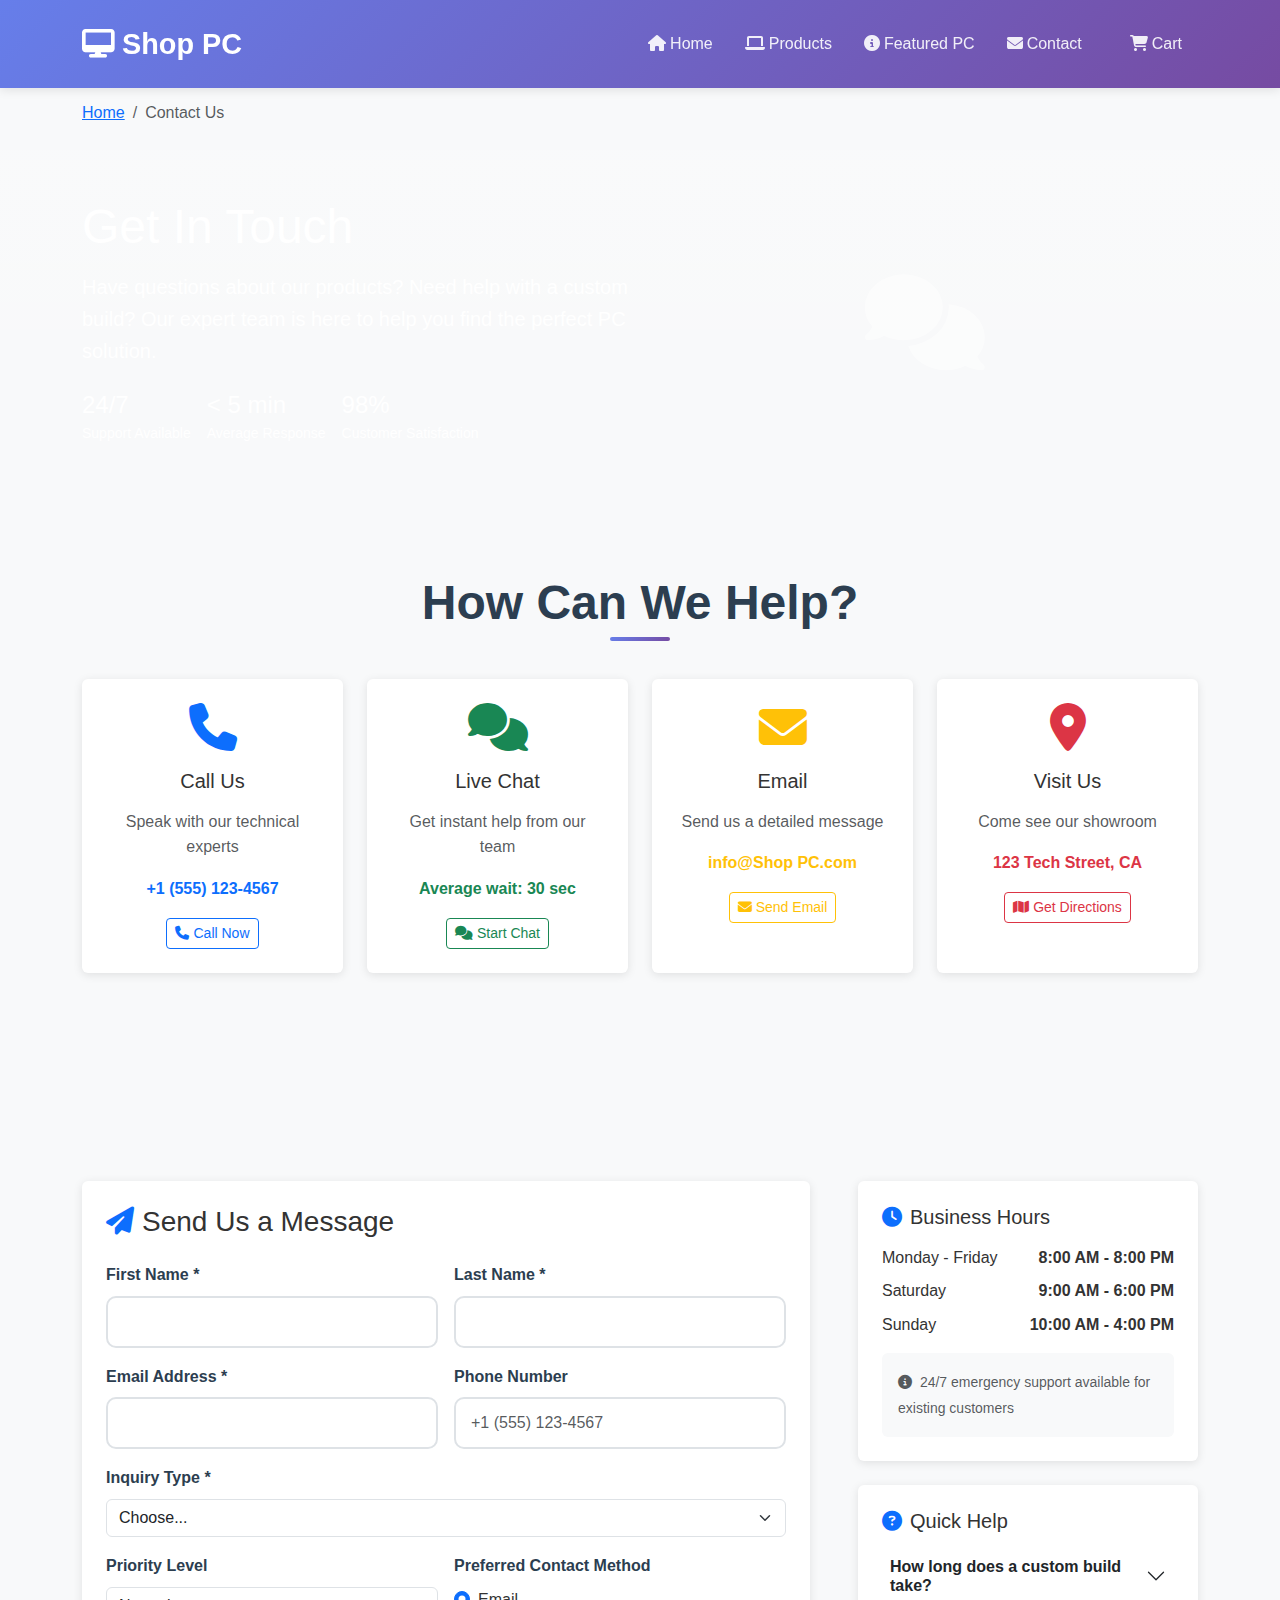
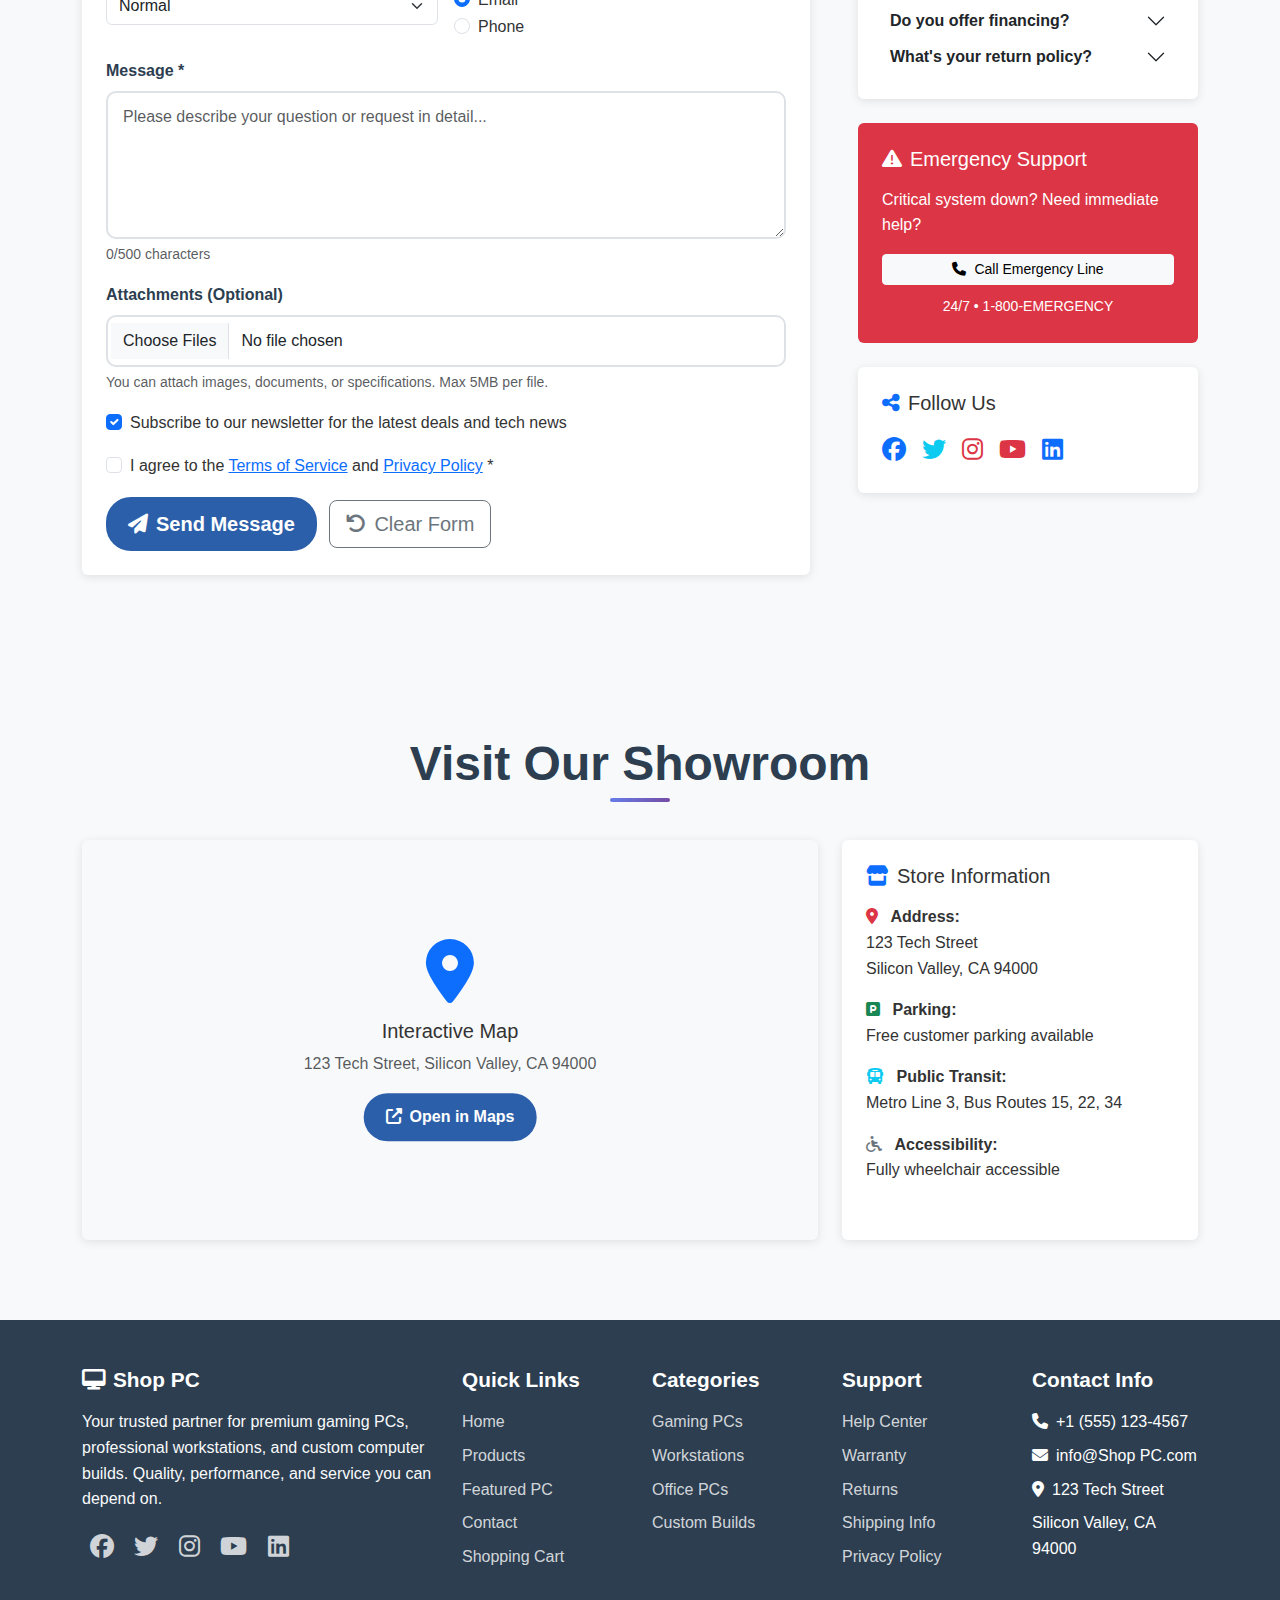
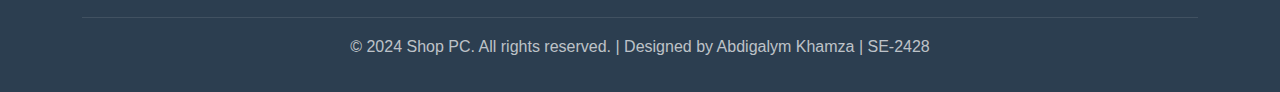
<file: contact.html>
<!DOCTYPE html>
<html lang="en">
<head>
    <meta charset="UTF-8">
    <meta name="viewport" content="width=device-width, initial-scale=1.0">
    <title>Contact Us - Shop PC</title>
    <meta name="description" content="Get in touch with Shop PC. Contact us for custom builds, support, or any questions about our products and services.">
    
    <!-- Bootstrap CSS -->
    <link href="https://cdn.jsdelivr.net/npm/bootstrap@5.3.2/dist/css/bootstrap.min.css" rel="stylesheet">
    <!-- Font Awesome Icons -->
    <link rel="stylesheet" href="https://cdnjs.cloudflare.com/ajax/libs/font-awesome/6.4.0/css/all.min.css">
    <!-- Custom CSS -->
    <link rel="stylesheet" href="css/style.css">
</head>
<body>
    <!-- Navigation Header -->
    <nav class="navbar navbar-expand-lg navbar-dark fixed-top">
        <div class="container">
            <a class="navbar-brand" href="index.html">
                <i class="fas fa-desktop me-2"></i>Shop PC
            </a>
            <button class="navbar-toggler" type="button" data-bs-toggle="collapse" data-bs-target="#navbarNav" aria-controls="navbarNav" aria-expanded="false" aria-label="Toggle navigation">
                <span class="navbar-toggler-icon"></span>
            </button>
            <div class="collapse navbar-collapse" id="navbarNav">
                <ul class="navbar-nav ms-auto">
                    <li class="nav-item">
                        <a class="nav-link" href="index.html">
                            <i class="fas fa-home me-1"></i>Home
                        </a>
                    </li>
                    <li class="nav-item">
                        <a class="nav-link" href="products.html">
                            <i class="fas fa-laptop me-1"></i>Products
                        </a>
                    </li>
                    <li class="nav-item">
                        <a class="nav-link" href="product-details.html">
                            <i class="fas fa-info-circle me-1"></i>Featured PC
                        </a>
                    </li>
                    <li class="nav-item">
                        <a class="nav-link active" href="contact.html">
                            <i class="fas fa-envelope me-1"></i>Contact
                        </a>
                    </li>
                    <li class="nav-item cart-icon">
                        <a class="nav-link" href="cart.html">
                            <i class="fas fa-shopping-cart me-1"></i>Cart
                            <span class="cart-count" id="cartCount">0</span>
                        </a>
                    </li>
                </ul>
            </div>
        </div>
    </nav>

    <!-- Breadcrumb -->
    <section class="bg-light py-4" style="margin-top: 76px;">
        <div class="container">
            <nav aria-label="breadcrumb">
                <ol class="breadcrumb mb-0">
                    <li class="breadcrumb-item"><a href="index.html">Home</a></li>
                    <li class="breadcrumb-item active" aria-current="page">Contact Us</li>
                </ol>
            </nav>
        </div>
    </section>

    <!-- Contact Hero Section -->
    <section class="bg-gradient text-white py-5">
        <div class="container">
            <div class="row align-items-center">
                <div class="col-lg-6">
                    <h1 class="display-5 mb-3">Get In Touch</h1>
                    <p class="lead mb-4">
                        Have questions about our products? Need help with a custom build? 
                        Our expert team is here to help you find the perfect PC solution.
                    </p>
                    <div class="d-flex gap-3">
                        <div class="contact-stat">
                            <h4 class="mb-0">24/7</h4>
                            <small>Support Available</small>
                        </div>
                        <div class="contact-stat">
                            <h4 class="mb-0">< 5 min</h4>
                            <small>Average Response</small>
                        </div>
                        <div class="contact-stat">
                            <h4 class="mb-0">98%</h4>
                            <small>Customer Satisfaction</small>
                        </div>
                    </div>
                </div>
                <div class="col-lg-6 text-center">
                    <i class="fas fa-comments fa-6x opacity-50"></i>
                </div>
            </div>
        </div>
    </section>

    <!-- Contact Methods Section -->
    <section class="section">
        <div class="container">
            <h2 class="section-title">How Can We Help?</h2>
            <div class="row g-4 mb-5">
                <div class="col-lg-3 col-md-6">
                    <div class="contact-method text-center p-4 h-100 bg-white shadow-custom rounded">
                        <div class="contact-icon mb-3">
                            <i class="fas fa-phone fa-3x text-primary"></i>
                        </div>
                        <h5 class="mb-3">Call Us</h5>
                        <p class="text-muted mb-3">Speak with our technical experts</p>
                        <strong class="text-primary">+1 (555) 123-4567</strong>
                        <div class="mt-3">
                            <button class="btn btn-outline-primary btn-sm" onclick="callUs()">
                                <i class="fas fa-phone me-1"></i>Call Now
                            </button>
                        </div>
                    </div>
                </div>
                
                <div class="col-lg-3 col-md-6">
                    <div class="contact-method text-center p-4 h-100 bg-white shadow-custom rounded">
                        <div class="contact-icon mb-3">
                            <i class="fas fa-comments fa-3x text-success"></i>
                        </div>
                        <h5 class="mb-3">Live Chat</h5>
                        <p class="text-muted mb-3">Get instant help from our team</p>
                        <strong class="text-success">Average wait: 30 sec</strong>
                        <div class="mt-3">
                            <button class="btn btn-outline-success btn-sm" onclick="startLiveChat()">
                                <i class="fas fa-comments me-1"></i>Start Chat
                            </button>
                        </div>
                    </div>
                </div>
                
                <div class="col-lg-3 col-md-6">
                    <div class="contact-method text-center p-4 h-100 bg-white shadow-custom rounded">
                        <div class="contact-icon mb-3">
                            <i class="fas fa-envelope fa-3x text-warning"></i>
                        </div>
                        <h5 class="mb-3">Email</h5>
                        <p class="text-muted mb-3">Send us a detailed message</p>
                        <strong class="text-warning">info@Shop PC.com</strong>
                        <div class="mt-3">
                            <button class="btn btn-outline-warning btn-sm" onclick="scrollToContact()">
                                <i class="fas fa-envelope me-1"></i>Send Email
                            </button>
                        </div>
                    </div>
                </div>
                
                <div class="col-lg-3 col-md-6">
                    <div class="contact-method text-center p-4 h-100 bg-white shadow-custom rounded">
                        <div class="contact-icon mb-3">
                            <i class="fas fa-map-marker-alt fa-3x text-danger"></i>
                        </div>
                        <h5 class="mb-3">Visit Us</h5>
                        <p class="text-muted mb-3">Come see our showroom</p>
                        <strong class="text-danger">123 Tech Street, CA</strong>
                        <div class="mt-3">
                            <button class="btn btn-outline-danger btn-sm" onclick="openMap()">
                                <i class="fas fa-map me-1"></i>Get Directions
                            </button>
                        </div>
                    </div>
                </div>
            </div>
        </div>
    </section>

    <!-- Contact Form and Information -->
    <section class="section section-alt" id="contactForm">
        <div class="container">
            <div class="row g-5">
                <!-- Contact Form -->
                <div class="col-lg-8">
                    <div class="contact-form-container p-4 bg-white shadow-custom rounded">
                        <h3 class="mb-4">
                            <i class="fas fa-paper-plane me-2 text-primary"></i>Send Us a Message
                        </h3>
                        
                        <form id="contactForm" novalidate>
                            <div class="row g-3">
                                <!-- Name Fields -->
                                <div class="col-md-6">
                                    <label for="firstName" class="form-label">First Name *</label>
                                    <input type="text" class="form-control" id="firstName" required>
                                    <div class="invalid-feedback">Please provide your first name.</div>
                                    <div class="valid-feedback">Looks good!</div>
                                </div>
                                
                                <div class="col-md-6">
                                    <label for="lastName" class="form-label">Last Name *</label>
                                    <input type="text" class="form-control" id="lastName" required>
                                    <div class="invalid-feedback">Please provide your last name.</div>
                                    <div class="valid-feedback">Looks good!</div>
                                </div>

                                <!-- Contact Information -->
                                <div class="col-md-6">
                                    <label for="email" class="form-label">Email Address *</label>
                                    <input type="email" class="form-control" id="email" required>
                                    <div class="invalid-feedback">Please provide a valid email address.</div>
                                    <div class="valid-feedback">Looks good!</div>
                                </div>
                                
                                <div class="col-md-6">
                                    <label for="phone" class="form-label">Phone Number</label>
                                    <input type="tel" class="form-control" id="phone" placeholder="+1 (555) 123-4567">
                                    <div class="invalid-feedback">Please provide a valid phone number.</div>
                                    <div class="valid-feedback">Looks good!</div>
                                </div>

                                <!-- Inquiry Type -->
                                <div class="col-12">
                                    <label for="inquiryType" class="form-label">Inquiry Type *</label>
                                    <select class="form-select" id="inquiryType" required onchange="toggleCustomBuildFields()">
                                        <option value="">Choose...</option>
                                        <option value="general">General Question</option>
                                        <option value="support">Technical Support</option>
                                        <option value="custom">Custom Build Quote</option>
                                        <option value="warranty">Warranty Claim</option>
                                        <option value="partnership">Business Partnership</option>
                                        <option value="other">Other</option>
                                    </select>
                                    <div class="invalid-feedback">Please select an inquiry type.</div>
                                    <div class="valid-feedback">Perfect!</div>
                                </div>

                                <!-- Custom Build Fields (Hidden by default) -->
                                <div id="customBuildFields" style="display: none;">
                                    <div class="col-12">
                                        <h6 class="text-primary mt-3 mb-3">
                                            <i class="fas fa-cog me-2"></i>Custom Build Requirements
                                        </h6>
                                    </div>
                                    
                                    <div class="col-md-6">
                                        <label for="budget" class="form-label">Budget Range</label>
                                        <select class="form-select" id="budget">
                                            <option value="">Select budget...</option>
                                            <option value="under-1000">Under $1,000</option>
                                            <option value="1000-2000">$1,000 - $2,000</option>
                                            <option value="2000-3000">$2,000 - $3,000</option>
                                            <option value="3000-5000">$3,000 - $5,000</option>
                                            <option value="over-5000">Over $5,000</option>
                                        </select>
                                    </div>
                                    
                                    <div class="col-md-6">
                                        <label for="useCase" class="form-label">Primary Use</label>
                                        <select class="form-select" id="useCase">
                                            <option value="">Select use case...</option>
                                            <option value="gaming">Gaming</option>
                                            <option value="workstation">Professional Workstation</option>
                                            <option value="office">Office Work</option>
                                            <option value="streaming">Content Creation/Streaming</option>
                                            <option value="ai">AI/Machine Learning</option>
                                        </select>
                                    </div>
                                    
                                    <div class="col-12">
                                        <label for="specifications" class="form-label">Specific Requirements</label>
                                        <textarea class="form-control" id="specifications" rows="3" 
                                                placeholder="Describe any specific hardware requirements, preferred brands, or performance needs..."></textarea>
                                    </div>
                                </div>

                                <!-- Priority Level -->
                                <div class="col-md-6">
                                    <label for="priority" class="form-label">Priority Level</label>
                                    <select class="form-select" id="priority">
                                        <option value="normal">Normal</option>
                                        <option value="urgent">Urgent</option>
                                        <option value="emergency">Emergency</option>
                                    </select>
                                </div>

                                <!-- Preferred Contact Method -->
                                <div class="col-md-6">
                                    <label class="form-label">Preferred Contact Method</label>
                                    <div class="form-check">
                                        <input class="form-check-input" type="radio" name="contactMethod" id="contactEmail" value="email" checked>
                                        <label class="form-check-label" for="contactEmail">Email</label>
                                    </div>
                                    <div class="form-check">
                                        <input class="form-check-input" type="radio" name="contactMethod" id="contactPhone" value="phone">
                                        <label class="form-check-label" for="contactPhone">Phone</label>
                                    </div>
                                </div>

                                <!-- Message -->
                                <div class="col-12">
                                    <label for="message" class="form-label">Message *</label>
                                    <textarea class="form-control" id="message" rows="5" required 
                                            placeholder="Please describe your question or request in detail..."></textarea>
                                    <div class="invalid-feedback">Please provide a message.</div>
                                    <div class="valid-feedback">Great message!</div>
                                    <div class="form-text">
                                        <span id="charCount">0</span>/500 characters
                                    </div>
                                </div>

                                <!-- File Upload -->
                                <div class="col-12">
                                    <label for="attachments" class="form-label">Attachments (Optional)</label>
                                    <input type="file" class="form-control" id="attachments" multiple accept=".jpg,.jpeg,.png,.pdf,.doc,.docx">
                                    <div class="form-text">
                                        You can attach images, documents, or specifications. Max 5MB per file.
                                    </div>
                                </div>

                                <!-- Newsletter Subscription -->
                                <div class="col-12">
                                    <div class="form-check">
                                        <input class="form-check-input" type="checkbox" id="newsletter" checked>
                                        <label class="form-check-label" for="newsletter">
                                            Subscribe to our newsletter for the latest deals and tech news
                                        </label>
                                    </div>
                                </div>

                                <!-- Terms and Conditions -->
                                <div class="col-12">
                                    <div class="form-check">
                                        <input class="form-check-input" type="checkbox" id="terms" required>
                                        <label class="form-check-label" for="terms">
                                            I agree to the <a href="#" class="text-primary">Terms of Service</a> 
                                            and <a href="#" class="text-primary">Privacy Policy</a> *
                                        </label>
                                        <div class="invalid-feedback">You must agree to the terms and conditions.</div>
                                    </div>
                                </div>

                                <!-- Submit Button -->
                                <div class="col-12">
                                    <button type="submit" class="btn btn-primary-custom btn-lg">
                                        <i class="fas fa-paper-plane me-2"></i>Send Message
                                        <span class="loading d-none">
                                            <i class="fas fa-spinner fa-spin"></i>
                                        </span>
                                    </button>
                                    <button type="reset" class="btn btn-outline-secondary btn-lg ms-2">
                                        <i class="fas fa-undo me-2"></i>Clear Form
                                    </button>
                                </div>
                            </div>
                        </form>
                    </div>
                </div>

                <!-- Contact Information Sidebar -->
                <div class="col-lg-4">
                    <!-- Business Hours -->
                    <div class="contact-info-card p-4 mb-4 bg-white shadow-custom rounded">
                        <h5 class="mb-3">
                            <i class="fas fa-clock me-2 text-primary"></i>Business Hours
                        </h5>
                        <ul class="list-unstyled mb-0">
                            <li class="d-flex justify-content-between mb-2">
                                <span>Monday - Friday</span>
                                <strong>8:00 AM - 8:00 PM</strong>
                            </li>
                            <li class="d-flex justify-content-between mb-2">
                                <span>Saturday</span>
                                <strong>9:00 AM - 6:00 PM</strong>
                            </li>
                            <li class="d-flex justify-content-between mb-2">
                                <span>Sunday</span>
                                <strong>10:00 AM - 4:00 PM</strong>
                            </li>
                        </ul>
                        <div class="mt-3 p-3 bg-light rounded">
                            <small class="text-muted">
                                <i class="fas fa-info-circle me-1"></i>
                                24/7 emergency support available for existing customers
                            </small>
                        </div>
                    </div>

                    <!-- FAQ Quick Links -->
                    <div class="contact-info-card p-4 mb-4 bg-white shadow-custom rounded">
                        <h5 class="mb-3">
                            <i class="fas fa-question-circle me-2 text-primary"></i>Quick Help
                        </h5>
                        <div class="accordion" id="faqAccordion">
                            <div class="accordion-item border-0">
                                <h6 class="accordion-header">
                                    <button class="accordion-button collapsed p-2 bg-transparent border-0" 
                                            type="button" data-bs-toggle="collapse" data-bs-target="#faq1">
                                        How long does a custom build take?
                                    </button>
                                </h6>
                                <div id="faq1" class="accordion-collapse collapse" data-bs-parent="#faqAccordion">
                                    <div class="accordion-body p-2 pt-0">
                                        <small class="text-muted">
                                            Most custom builds are completed within 3-5 business days, 
                                            including assembly and testing.
                                        </small>
                                    </div>
                                </div>
                            </div>
                            
                            <div class="accordion-item border-0">
                                <h6 class="accordion-header">
                                    <button class="accordion-button collapsed p-2 bg-transparent border-0" 
                                            type="button" data-bs-toggle="collapse" data-bs-target="#faq2">
                                        Do you offer financing?
                                    </button>
                                </h6>
                                <div id="faq2" class="accordion-collapse collapse" data-bs-parent="#faqAccordion">
                                    <div class="accordion-body p-2 pt-0">
                                        <small class="text-muted">
                                            Yes, we offer 0% financing for 12 months on purchases over $1,000.
                                        </small>
                                    </div>
                                </div>
                            </div>
                            
                            <div class="accordion-item border-0">
                                <h6 class="accordion-header">
                                    <button class="accordion-button collapsed p-2 bg-transparent border-0" 
                                            type="button" data-bs-toggle="collapse" data-bs-target="#faq3">
                                        What's your return policy?
                                    </button>
                                </h6>
                                <div id="faq3" class="accordion-collapse collapse" data-bs-parent="#faqAccordion">
                                    <div class="accordion-body p-2 pt-0">
                                        <small class="text-muted">
                                            30-day return policy for all products, with free return shipping.
                                        </small>
                                    </div>
                                </div>
                            </div>
                        </div>
                    </div>

                    <!-- Emergency Contact -->
                    <div class="contact-info-card p-4 mb-4 bg-danger text-white rounded">
                        <h5 class="mb-3">
                            <i class="fas fa-exclamation-triangle me-2"></i>Emergency Support
                        </h5>
                        <p class="mb-3">Critical system down? Need immediate help?</p>
                        <button class="btn btn-light btn-sm w-100" onclick="emergencyContact()">
                            <i class="fas fa-phone me-2"></i>Call Emergency Line
                        </button>
                        <div class="mt-2 text-center">
                            <small>24/7 • 1-800-EMERGENCY</small>
                        </div>
                    </div>

                    <!-- Social Media -->
                    <div class="contact-info-card p-4 bg-white shadow-custom rounded">
                        <h5 class="mb-3">
                            <i class="fas fa-share-alt me-2 text-primary"></i>Follow Us
                        </h5>
                        <div class="d-flex gap-3">
                            <a href="#" class="text-primary fs-4" data-bs-toggle="tooltip" title="Facebook">
                                <i class="fab fa-facebook"></i>
                            </a>
                            <a href="#" class="text-info fs-4" data-bs-toggle="tooltip" title="Twitter">
                                <i class="fab fa-twitter"></i>
                            </a>
                            <a href="#" class="text-danger fs-4" data-bs-toggle="tooltip" title="Instagram">
                                <i class="fab fa-instagram"></i>
                            </a>
                            <a href="#" class="text-danger fs-4" data-bs-toggle="tooltip" title="YouTube">
                                <i class="fab fa-youtube"></i>
                            </a>
                            <a href="#" class="text-primary fs-4" data-bs-toggle="tooltip" title="LinkedIn">
                                <i class="fab fa-linkedin"></i>
                            </a>
                        </div>
                    </div>
                </div>
            </div>
        </div>
    </section>

    <!-- Map Section -->
    <section class="section">
        <div class="container">
            <h3 class="section-title">Visit Our Showroom</h3>
            <div class="row g-4">
                <div class="col-lg-8">
                    <!-- Interactive Map Placeholder -->
                    <div class="map-container bg-light rounded shadow-custom position-relative" style="height: 400px;">
                        <div class="position-absolute top-50 start-50 translate-middle text-center">
                            <i class="fas fa-map-marker-alt fa-4x text-primary mb-3"></i>
                            <h5>Interactive Map</h5>
                            <p class="text-muted mb-3">123 Tech Street, Silicon Valley, CA 94000</p>
                            <button class="btn btn-primary-custom" onclick="openMap()">
                                <i class="fas fa-external-link-alt me-2"></i>Open in Maps
                            </button>
                        </div>
                    </div>
                </div>
                <div class="col-lg-4">
                    <div class="location-info p-4 bg-white shadow-custom rounded h-100">
                        <h5 class="mb-3">
                            <i class="fas fa-store me-2 text-primary"></i>Store Information
                        </h5>
                        <div class="location-details">
                            <div class="mb-3">
                                <i class="fas fa-map-marker-alt me-2 text-danger"></i>
                                <strong>Address:</strong><br>
                                123 Tech Street<br>
                                Silicon Valley, CA 94000
                            </div>
                            <div class="mb-3">
                                <i class="fas fa-parking me-2 text-success"></i>
                                <strong>Parking:</strong><br>
                                Free customer parking available
                            </div>
                            <div class="mb-3">
                                <i class="fas fa-bus me-2 text-info"></i>
                                <strong>Public Transit:</strong><br>
                                Metro Line 3, Bus Routes 15, 22, 34
                            </div>
                            <div class="mb-3">
                                <i class="fas fa-wheelchair me-2 text-secondary"></i>
                                <strong>Accessibility:</strong><br>
                                Fully wheelchair accessible
                            </div>
                        </div>
                    </div>
                </div>
            </div>
        </div>
    </section>

    <!-- Footer -->
    <footer class="footer">
        <div class="container">
            <div class="row g-4">
                <div class="col-lg-4">
                    <h5 class="footer-title">
                        <i class="fas fa-desktop me-2"></i>Shop PC
                    </h5>
                    <p class="text-light">
                        Your trusted partner for premium gaming PCs, professional workstations, 
                        and custom computer builds. Quality, performance, and service you can depend on.
                    </p>
                    <div class="social-icons">
                        <a href="#"><i class="fab fa-facebook"></i></a>
                        <a href="#"><i class="fab fa-twitter"></i></a>
                        <a href="#"><i class="fab fa-instagram"></i></a>
                        <a href="#"><i class="fab fa-youtube"></i></a>
                        <a href="#"><i class="fab fa-linkedin"></i></a>
                    </div>
                </div>
                <div class="col-lg-2 col-md-6">
                    <h6 class="footer-title">Quick Links</h6>
                    <ul class="footer-links">
                        <li><a href="index.html">Home</a></li>
                        <li><a href="products.html">Products</a></li>
                        <li><a href="product-details.html">Featured PC</a></li>
                        <li><a href="contact.html">Contact</a></li>
                        <li><a href="cart.html">Shopping Cart</a></li>
                    </ul>
                </div>
                <div class="col-lg-2 col-md-6">
                    <h6 class="footer-title">Categories</h6>
                    <ul class="footer-links">
                        <li><a href="products.html?category=gaming">Gaming PCs</a></li>
                        <li><a href="products.html?category=workstation">Workstations</a></li>
                        <li><a href="products.html?category=office">Office PCs</a></li>
                        <li><a href="contact.html">Custom Builds</a></li>
                    </ul>
                </div>
                <div class="col-lg-2 col-md-6">
                    <h6 class="footer-title">Support</h6>
                    <ul class="footer-links">
                        <li><a href="#">Help Center</a></li>
                        <li><a href="#">Warranty</a></li>
                        <li><a href="#">Returns</a></li>
                        <li><a href="#">Shipping Info</a></li>
                        <li><a href="#">Privacy Policy</a></li>
                    </ul>
                </div>
                <div class="col-lg-2 col-md-6">
                    <h6 class="footer-title">Contact Info</h6>
                    <ul class="footer-links">
                        <li><i class="fas fa-phone me-2"></i>+1 (555) 123-4567</li>
                        <li><i class="fas fa-envelope me-2"></i>info@Shop PC.com</li>
                        <li><i class="fas fa-map-marker-alt me-2"></i>123 Tech Street</li>
                        <li>Silicon Valley, CA 94000</li>
                    </ul>
                </div>
            </div>
            <div class="footer-bottom">
                <p>&copy; 2024 Shop PC. All rights reserved. | Designed by Abdigalym Khamza | SE-2428</p>
            </div>
        </div>
    </footer>

    <!-- Success Modal -->
    <div class="modal fade" id="successModal" tabindex="-1" aria-labelledby="successModalLabel" aria-hidden="true">
        <div class="modal-dialog modal-dialog-centered">
            <div class="modal-content">
                <div class="modal-body text-center p-5">
                    <i class="fas fa-check-circle fa-4x text-success mb-3"></i>
                    <h4 class="mb-3">Message Sent Successfully!</h4>
                    <p class="text-muted mb-4">
                        Thank you for contacting us. We'll get back to you within 24 hours.
                    </p>
                    <button type="button" class="btn btn-primary-custom" data-bs-dismiss="modal">
                        <i class="fas fa-thumbs-up me-2"></i>Great!
                    </button>
                </div>
            </div>
        </div>
    </div>

    <!-- Scroll to Top Button -->
    <button class="scroll-to-top" id="scrollToTop" onclick="scrollToTop()">
        <i class="fas fa-chevron-up"></i>
    </button>

    <!-- Bootstrap JS -->
    <script src="https://cdn.jsdelivr.net/npm/bootstrap@5.3.2/dist/js/bootstrap.bundle.min.js"></script>
    <!-- jQuery -->
    <script src="https://code.jquery.com/jquery-3.6.0.min.js"></script>
    <!-- Custom JavaScript -->
    <script src="js/script.js"></script>

    <script>
        // Contact page specific functionality
        document.addEventListener('DOMContentLoaded', function() {
            updateCartCount();
            initializeContactForm();
            initializeTooltips();
            initializeScrollToTop();
            initializeCharacterCount();
        });

        // Initialize contact form validation
        function initializeContactForm() {
            const form = document.getElementById('contactForm');
            
            form.addEventListener('submit', function(event) {
                event.preventDefault();
                event.stopPropagation();

                if (form.checkValidity()) {
                    submitForm();
                } else {
                    // Add visual feedback for invalid fields
                    const invalidFields = form.querySelectorAll(':invalid');
                    invalidFields[0]?.focus();
                    
                    // Animate invalid fields
                    invalidFields.forEach(field => {
                        field.style.animation = 'shake 0.5s';
                        setTimeout(() => {
                            field.style.animation = '';
                        }, 500);
                    });
                }

                form.classList.add('was-validated');
            });

            // Real-time validation feedback
            const inputs = form.querySelectorAll('input, select, textarea');
            inputs.forEach(input => {
                input.addEventListener('input', function() {
                    if (this.checkValidity()) {
                        this.classList.add('is-valid');
                        this.classList.remove('is-invalid');
                    } else {
                        this.classList.add('is-invalid');
                        this.classList.remove('is-valid');
                    }
                });
            });

            // Phone number formatting
            const phoneInput = document.getElementById('phone');
            phoneInput.addEventListener('input', function(e) {
                let value = e.target.value.replace(/\D/g, '');
                if (value.length >= 6) {
                    value = value.replace(/(\d{3})(\d{3})(\d{4})/, '($1) $2-$3');
                } else if (value.length >= 3) {
                    value = value.replace(/(\d{3})(\d{0,3})/, '($1) $2');
                }
                e.target.value = value;
            });
        }

        // Toggle custom build fields based on inquiry type
        function toggleCustomBuildFields() {
            const inquiryType = document.getElementById('inquiryType').value;
            const customBuildFields = document.getElementById('customBuildFields');
            
            if (inquiryType === 'custom') {
                customBuildFields.style.display = 'block';
                $('#customBuildFields').slideDown(300);
            } else {
                $('#customBuildFields').slideUp(300, function() {
                    customBuildFields.style.display = 'none';
                });
            }
        }

        // Character count for message field
        function initializeCharacterCount() {
            const messageField = document.getElementById('message');
            const charCount = document.getElementById('charCount');
            const maxChars = 500;

            messageField.addEventListener('input', function() {
                const currentLength = this.value.length;
                charCount.textContent = currentLength;
                
                if (currentLength > maxChars * 0.9) {
                    charCount.classList.add('text-warning');
                } else if (currentLength > maxChars * 0.95) {
                    charCount.classList.remove('text-warning');
                    charCount.classList.add('text-danger');
                } else {
                    charCount.classList.remove('text-warning', 'text-danger');
                }
                
                // Prevent exceeding maximum
                if (currentLength > maxChars) {
                    this.value = this.value.substring(0, maxChars);
                    charCount.textContent = maxChars;
                }
            });
        }

        // Submit form (demo)
        function submitForm() {
            const submitBtn = document.querySelector('button[type="submit"]');
            const loading = submitBtn.querySelector('.loading');
            const icon = submitBtn.querySelector('.fas:not(.loading .fas)');
            
            // Show loading state
            submitBtn.disabled = true;
            icon.style.display = 'none';
            loading.classList.remove('d-none');
            
            // Simulate form submission
            setTimeout(() => {
                // Hide loading state
                loading.classList.add('d-none');
                icon.style.display = 'inline';
                submitBtn.disabled = false;
                
                // Show success modal
                const modal = new bootstrap.Modal(document.getElementById('successModal'));
                modal.show();
                
                // Reset form after modal is hidden
                modal._element.addEventListener('hidden.bs.modal', function() {
                    document.getElementById('contactForm').reset();
                    document.getElementById('contactForm').classList.remove('was-validated');
                    // Reset custom build fields
                    document.getElementById('customBuildFields').style.display = 'none';
                }, { once: true });
                
            }, 2000);
        }

        // Contact method functions
        function callUs() {
            window.location.href = 'tel:+15551234567';
        }

        function startLiveChat() {
            // In a real application, this would open a chat widget
            alert('Live chat feature would be implemented here. This is a demo.');
        }

        function scrollToContact() {
            document.getElementById('contactForm').scrollIntoView({
                behavior: 'smooth',
                block: 'start'
            });
        }

        function openMap() {
            // Open map in new tab
            window.open('https://maps.google.com/?q=123+Tech+Street,+Silicon+Valley,+CA+94000', '_blank');
        }

        function emergencyContact() {
            if (confirm('This will call our emergency support line. Continue?')) {
                window.location.href = 'tel:+18003637436';
            }
        }

        // Initialize tooltips
        function initializeTooltips() {
            const tooltipTriggerList = [].slice.call(document.querySelectorAll('[data-bs-toggle="tooltip"]'));
            tooltipTriggerList.map(function(tooltipTriggerEl) {
                return new bootstrap.Tooltip(tooltipTriggerEl);
            });
        }

        // Scroll to top functionality
        function initializeScrollToTop() {
            const scrollBtn = document.getElementById('scrollToTop');
            
            window.addEventListener('scroll', () => {
                if (window.pageYOffset > 300) {
                    scrollBtn.classList.add('show');
                } else {
                    scrollBtn.classList.remove('show');
                }
            });
        }

        function scrollToTop() {
            window.scrollTo({
                top: 0,
                behavior: 'smooth'
            });
        }

        // Add shake animation for invalid fields
        const style = document.createElement('style');
        style.textContent = `
            @keyframes shake {
                0% { transform: translateX(0); }
                25% { transform: translateX(-5px); }
                50% { transform: translateX(5px); }
                75% { transform: translateX(-5px); }
                100% { transform: translateX(0); }
            }
        `;
        document.head.appendChild(style);

        // Smooth animations for contact methods
        $(document).ready(function() {
            $('.contact-method').hover(
                function() {
                    $(this).find('.contact-icon i').addClass('fa-beat');
                },
                function() {
                    $(this).find('.contact-icon i').removeClass('fa-beat');
                }
            );
            
            // Animate contact methods on scroll
            const observer = new IntersectionObserver((entries) => {
                entries.forEach(entry => {
                    if (entry.isIntersecting) {
                        entry.target.style.animation = 'fadeInUp 0.6s ease forwards';
                    }
                });
            }, { threshold: 0.1 });

            document.querySelectorAll('.contact-method').forEach(method => {
                observer.observe(method);
            });
        });
    </script>
</body>
</html>
</file>
<file: css/style.css>
/* ============================================
   TechHub PC Shop - Custom Styles
   Student: Abdigalym Khamza
   Group: SE-2428
   Assignment #8 - Online PC Shop Website
============================================ */

/* ============ ROOT VARIABLES ============ */
:root {
    --primary-color: #2c5faa;
    --secondary-color: #e74c3c;
    --accent-color: #f39c12;
    --dark-color: #2c3e50;
    --light-color: #ecf0f1;
    --success-color: #27ae60;
    --warning-color: #f39c12;
    --danger-color: #e74c3c;
    --text-color: #333;
    --bg-color: #f8f9fa;
    --border-color: #dee2e6;
    --shadow: 0 2px 10px rgba(0,0,0,0.1);
    --gradient: linear-gradient(135deg, #667eea 0%, #764ba2 100%);
    
    /* Dark theme variables */
    --card-bg: #ffffff;
    --section-bg: #f8f9fa;
}

/* Dark theme */
body.dark-theme {
    --text-color: #ecf0f1;
    --bg-color: #1a1a2e;
    --dark-color: #ecf0f1;
    --light-color: #2c3e50;
    --border-color: #444;
    --shadow: 0 2px 10px rgba(0,0,0,0.5);
    --card-bg: #16213e;
    --section-bg: #0f3460;
}

/* Apply dark theme to all Bootstrap cards */
body.dark-theme .card {
    background-color: var(--card-bg) !important;
    color: var(--text-color) !important;
    border-color: var(--border-color) !important;
}

body.dark-theme .card-body {
    background-color: var(--card-bg) !important;
    color: var(--text-color) !important;
}

body.dark-theme .card-title,
body.dark-theme .card-text {
    color: var(--text-color) !important;
}

/* Apply theme transitions */
body, .navbar, .product-card, .cart-summary, .footer, .form-control, main, .card, .card-body {
    transition: background-color 0.3s ease, color 0.3s ease, border-color 0.3s ease;
}

/* ============ GENERAL STYLES ============ */
* {
    margin: 0;
    padding: 0;
    box-sizing: border-box;
}

body {
    font-family: 'Segoe UI', Tahoma, Geneva, Verdana, sans-serif;
    line-height: 1.6;
    color: var(--text-color);
    background-color: var(--bg-color);
}

html {
    scroll-behavior: smooth;
}

/* ============ HEADER STYLES ============ */
.navbar {
    background: var(--gradient) !important;
    box-shadow: var(--shadow);
    transition: all 0.3s ease;
    padding: 1rem 0;
}

.navbar-brand {
    font-size: 1.8rem;
    font-weight: bold;
    color: white !important;
    transition: transform 0.3s ease;
}

.navbar-brand:hover {
    transform: scale(1.05);
}

.navbar-nav .nav-link {
    color: rgba(255,255,255,0.9) !important;
    font-weight: 500;
    margin: 0 0.5rem;
    transition: all 0.3s ease;
    position: relative;
}

.navbar-nav .nav-link:hover {
    color: white !important;
    transform: translateY(-2px);
}

.navbar-nav .nav-link::after {
    content: '';
    position: absolute;
    width: 0;
    height: 2px;
    bottom: 0;
    left: 50%;
    background-color: white;
    transition: all 0.3s ease;
}

.navbar-nav .nav-link:hover::after {
    width: 100%;
    left: 0;
}

.cart-icon {
    position: relative;
    margin-left: 1rem;
}

.cart-count {
    position: absolute;
    top: -8px;
    right: -8px;
    background-color: var(--danger-color);
    color: white;
    border-radius: 50%;
    width: 20px;
    height: 20px;
    font-size: 0.75rem;
    display: flex;
    align-items: center;
    justify-content: center;
    animation: pulse 2s infinite;
}

@keyframes pulse {
    0% { transform: scale(1); }
    50% { transform: scale(1.1); }
    100% { transform: scale(1); }
}

/* ============ HERO SECTION ============ */
.hero-section {
    background: var(--gradient);
    color: white;
    padding: 100px 0;
    position: relative;
    overflow: hidden;
}

.hero-section::before {
    content: '';
    position: absolute;
    top: 0;
    left: 0;
    right: 0;
    bottom: 0;
    background: url('data:image/svg+xml,<svg xmlns="http://www.w3.org/2000/svg" viewBox="0 0 100 100"><defs><pattern id="grain" width="100" height="100" patternUnits="userSpaceOnUse"><circle cx="25" cy="25" r="1" fill="white" opacity="0.1"/><circle cx="75" cy="75" r="1" fill="white" opacity="0.1"/></pattern></defs><rect width="100" height="100" fill="url(%23grain)"/></svg>');
    opacity: 0.3;
}

.hero-content {
    position: relative;
    z-index: 2;
}

.hero-title {
    font-size: 3.5rem;
    font-weight: bold;
    margin-bottom: 1rem;
    animation: fadeInUp 1s ease;
}

.hero-subtitle {
    font-size: 1.2rem;
    margin-bottom: 2rem;
    opacity: 0.9;
    animation: fadeInUp 1s ease 0.2s both;
}

.btn-hero {
    background-color: var(--secondary-color);
    border: none;
    padding: 12px 30px;
    font-size: 1.1rem;
    font-weight: 600;
    border-radius: 25px;
    transition: all 0.3s ease;
    animation: fadeInUp 1s ease 0.4s both;
}

.btn-hero:hover {
    background-color: #c0392b;
    transform: translateY(-3px);
    box-shadow: 0 8px 15px rgba(231, 76, 60, 0.4);
}

/* ============ ANIMATIONS ============ */
@keyframes fadeInUp {
    from {
        opacity: 0;
        transform: translateY(30px);
    }
    to {
        opacity: 1;
        transform: translateY(0);
    }
}

@keyframes fadeIn {
    from { opacity: 0; }
    to { opacity: 1; }
}

.fade-in {
    animation: fadeIn 1s ease;
}

/* ============ CARD STYLES ============ */
.product-card {
    border: none;
    border-radius: 15px;
    box-shadow: var(--shadow);
    transition: all 0.3s ease;
    overflow: hidden;
    background: var(--card-bg);
    margin-bottom: 2rem;
}

.product-card:hover {
    transform: translateY(-8px);
    box-shadow: 0 8px 25px rgba(0,0,0,0.15);
}

.product-image {
    height: 250px;
    object-fit: cover;
    transition: transform 0.3s ease;
}

.product-card:hover .product-image {
    transform: scale(1.05);
}

.card-body {
    padding: 1.5rem;
}

.product-title {
    font-size: 1.2rem;
    font-weight: 600;
    color: var(--dark-color);
    margin-bottom: 0.5rem;
}

.product-price {
    font-size: 1.5rem;
    font-weight: bold;
    color: var(--primary-color);
    margin-bottom: 1rem;
}

.old-price {
    font-size: 1rem;
    color: #999;
    text-decoration: line-through;
    margin-left: 0.5rem;
}

.discount-badge {
    position: absolute;
    top: 10px;
    right: 10px;
    background-color: var(--danger-color);
    color: white;
    padding: 5px 10px;
    border-radius: 15px;
    font-size: 0.8rem;
    font-weight: bold;
}

/* ============ BUTTONS ============ */
.btn-primary-custom {
    background-color: var(--primary-color);
    border: 2px solid var(--primary-color);
    color: white;
    padding: 10px 20px;
    border-radius: 25px;
    transition: all 0.3s ease;
    font-weight: 600;
}

.btn-primary-custom:hover {
    background-color: transparent;
    color: var(--primary-color);
    transform: translateY(-2px);
}

.btn-secondary-custom {
    background-color: transparent;
    border: 2px solid var(--secondary-color);
    color: var(--secondary-color);
    padding: 10px 20px;
    border-radius: 25px;
    transition: all 0.3s ease;
    font-weight: 600;
}

.btn-secondary-custom:hover {
    background-color: var(--secondary-color);
    color: white;
    transform: translateY(-2px);
}

/* ============ SECTIONS ============ */
.section-title {
    font-size: 2.5rem;
    font-weight: bold;
    color: var(--dark-color);
    text-align: center;
    margin-bottom: 3rem;
    position: relative;
}

.section-title::after {
    content: '';
    position: absolute;
    bottom: -10px;
    left: 50%;
    transform: translateX(-50%);
    width: 60px;
    height: 4px;
    background: var(--gradient);
    border-radius: 2px;
}

.section {
    padding: 80px 0;
}

.section-alt {
    background-color: var(--section-bg);
}

/* ============ PRODUCT FILTERS ============ */
.filter-section {
    background: var(--card-bg);
    padding: 2rem;
    border-radius: 15px;
    box-shadow: var(--shadow);
    margin-bottom: 2rem;
}

.filter-title {
    font-size: 1.2rem;
    font-weight: 600;
    margin-bottom: 1rem;
    color: var(--dark-color);
}

.filter-group {
    margin-bottom: 1.5rem;
}

.price-range {
    display: flex;
    align-items: center;
    gap: 1rem;
}

.price-input {
    width: 100px;
    padding: 8px;
    border: 1px solid var(--border-color);
    border-radius: 5px;
}

/* ============ CART STYLES ============ */
.cart-item {
    background: var(--card-bg);
    border-radius: 10px;
    padding: 1.5rem;
    margin-bottom: 1rem;
    box-shadow: var(--shadow);
    transition: all 0.3s ease;
}

.cart-item:hover {
    transform: translateX(5px);
}

.cart-summary {
    background: var(--gradient);
    color: white;
    padding: 2rem;
    border-radius: 15px;
    position: sticky;
    top: 100px;
}

.quantity-controls {
    display: flex;
    align-items: center;
    gap: 0.5rem;
}

.quantity-btn {
    width: 35px;
    height: 35px;
    border: 1px solid var(--border-color);
    background: white;
    border-radius: 50%;
    display: flex;
    align-items: center;
    justify-content: center;
    cursor: pointer;
    transition: all 0.3s ease;
}

.quantity-btn:hover {
    background-color: var(--primary-color);
    color: white;
}

.quantity-input {
    width: 60px;
    text-align: center;
    border: 1px solid var(--border-color);
    border-radius: 5px;
    padding: 5px;
}

/* ============ FORM STYLES ============ */
.form-group {
    margin-bottom: 1.5rem;
}

.form-control {
    border-radius: 10px;
    border: 2px solid var(--border-color);
    padding: 12px 15px;
    transition: all 0.3s ease;
}

.form-control:focus {
    border-color: var(--primary-color);
    box-shadow: 0 0 0 0.2rem rgba(44, 95, 170, 0.25);
}

.form-label {
    font-weight: 600;
    color: var(--dark-color);
    margin-bottom: 0.5rem;
}

.is-invalid {
    border-color: var(--danger-color) !important;
}

.invalid-feedback {
    color: var(--danger-color);
    font-size: 0.9rem;
    margin-top: 0.25rem;
}

.is-valid {
    border-color: var(--success-color) !important;
}

/* ============ MODAL STYLES ============ */
.modal-content {
    border-radius: 15px;
    border: none;
}

.modal-header {
    background: var(--gradient);
    color: white;
    border-radius: 15px 15px 0 0;
}

.modal-title {
    font-weight: 600;
}

.btn-close {
    filter: invert(1);
}

/* ============ CAROUSEL STYLES ============ */
.carousel-item img {
    height: 400px;
    object-fit: cover;
    border-radius: 15px;
}

.carousel-caption {
    background: rgba(0,0,0,0.7);
    border-radius: 10px;
    padding: 1rem;
}

.carousel-control-prev-icon,
.carousel-control-next-icon {
    background-color: var(--primary-color);
    border-radius: 50%;
    width: 40px;
    height: 40px;
}

/* ============ ACCORDION STYLES ============ */
.accordion-button {
    font-weight: 600;
    background-color: var(--light-color);
}

.accordion-button:not(.collapsed) {
    background-color: var(--primary-color);
    color: white;
}

.accordion-button:focus {
    box-shadow: 0 0 0 0.25rem rgba(44, 95, 170, 0.25);
}

/* ============ FOOTER STYLES ============ */
.footer {
    background: var(--dark-color);
    color: white;
    padding: 3rem 0 1rem;
    margin-top: auto;
}

.footer-title {
    font-size: 1.3rem;
    font-weight: 600;
    margin-bottom: 1rem;
    color: white;
}

.footer-links {
    list-style: none;
    padding: 0;
}

.footer-links li {
    margin-bottom: 0.5rem;
}

.footer-links a {
    color: rgba(255,255,255,0.8);
    text-decoration: none;
    transition: color 0.3s ease;
}

.footer-links a:hover {
    color: white;
}

.footer-bottom {
    border-top: 1px solid rgba(255,255,255,0.1);
    margin-top: 2rem;
    padding-top: 1rem;
    text-align: center;
    color: rgba(255,255,255,0.7);
}

.social-icons a {
    color: rgba(255,255,255,0.8);
    font-size: 1.5rem;
    margin: 0 0.5rem;
    transition: all 0.3s ease;
}

.social-icons a:hover {
    color: white;
    transform: translateY(-3px);
}

/* ============ UTILITY CLASSES ============ */
.text-gradient {
    background: var(--gradient);
    -webkit-background-clip: text;
    -webkit-text-fill-color: transparent;
    background-clip: text;
}

.bg-gradient {
    background: var(--gradient);
}

.shadow-custom {
    box-shadow: var(--shadow);
}

.border-radius-custom {
    border-radius: 15px;
}

/* ============ RESPONSIVE DESIGN ============ */
/* Large devices (desktops, 992px and up) */
@media (min-width: 992px) {
    .hero-title {
        font-size: 4rem;
    }
    
    .section-title {
        font-size: 3rem;
    }
}

/* Medium devices (tablets, 768px and up) */
@media (max-width: 991.98px) {
    .hero-title {
        font-size: 2.5rem;
    }
    
    .section-title {
        font-size: 2rem;
    }
    
    .navbar-nav {
        text-align: center;
        margin-top: 1rem;
    }
    
    .cart-summary {
        position: static;
        margin-top: 2rem;
    }
}

/* Small devices (landscape phones, 576px and up) */
@media (max-width: 767.98px) {
    .hero-section {
        padding: 60px 0;
    }
    
    .hero-title {
        font-size: 2rem;
    }
    
    .hero-subtitle {
        font-size: 1rem;
    }
    
    .section {
        padding: 40px 0;
    }
    
    .section-title {
        font-size: 1.8rem;
    }
    
    .product-card {
        margin-bottom: 1rem;
    }
    
    .filter-section {
        padding: 1rem;
    }
    
    .cart-item {
        padding: 1rem;
    }
    
    .price-range {
        flex-direction: column;
        align-items: flex-start;
    }
}

/* Extra small devices (portrait phones, less than 576px) */
@media (max-width: 575.98px) {
    .hero-title {
        font-size: 1.8rem;
    }
    
    .section-title {
        font-size: 1.5rem;
    }
    
    .product-price {
        font-size: 1.2rem;
    }
    
    .btn-hero,
    .btn-primary-custom,
    .btn-secondary-custom {
        font-size: 0.9rem;
        padding: 8px 16px;
    }
    
    .navbar-brand {
        font-size: 1.4rem;
    }
    
    .footer {
        padding: 2rem 0 1rem;
    }
}

/* ============ LOADING ANIMATIONS ============ */
.loading {
    display: inline-block;
    width: 20px;
    height: 20px;
    border: 3px solid rgba(255,255,255,.3);
    border-radius: 50%;
    border-top-color: #fff;
    animation: spin 1s ease-in-out infinite;
}

@keyframes spin {
    to { transform: rotate(360deg); }
}

/* ============ SCROLL TO TOP BUTTON ============ */
.scroll-to-top {
    position: fixed;
    bottom: 20px;
    right: 20px;
    background: var(--gradient);
    color: white;
    width: 50px;
    height: 50px;
    border: none;
    border-radius: 50%;
    font-size: 1.2rem;
    cursor: pointer;
    opacity: 0;
    visibility: hidden;
    transition: all 0.3s ease;
    z-index: 1000;
}

.scroll-to-top.show {
    opacity: 1;
    visibility: visible;
}

.scroll-to-top:hover {
    transform: translateY(-3px);
    box-shadow: 0 8px 15px rgba(0,0,0,0.2);
}

/* ============ PRODUCT SPECIFICATIONS ============ */
.spec-table {
    background: white;
    border-radius: 10px;
    overflow: hidden;
    box-shadow: var(--shadow);
}

.spec-table th {
    background-color: var(--primary-color);
    color: white;
    font-weight: 600;
    padding: 1rem;
}

.spec-table td {
    padding: 1rem;
    border-bottom: 1px solid var(--border-color);
}

.spec-table tr:last-child td {
    border-bottom: none;
}

/* ============ IMAGE GALLERY ============ */
.image-gallery {
    display: grid;
    grid-template-columns: repeat(auto-fit, minmax(100px, 1fr));
    gap: 10px;
    margin-top: 1rem;
}

.gallery-thumb {
    width: 100%;
    height: 80px;
    object-fit: cover;
    border-radius: 8px;
    cursor: pointer;
    border: 2px solid transparent;
    transition: all 0.3s ease;
}

.gallery-thumb:hover,
.gallery-thumb.active {
    border-color: var(--primary-color);
    transform: scale(1.05);
}

.main-product-image {
    width: 100%;
    height: 400px;
    object-fit: cover;
    border-radius: 15px;
    margin-bottom: 1rem;
}

/* ============ SUCCESS MESSAGES ============ */
.alert-custom {
    border-radius: 10px;
    border: none;
    padding: 1rem 1.5rem;
    margin-bottom: 1rem;
    animation: slideInDown 0.5s ease;
}

.alert-success-custom {
    background-color: #d4edda;
    color: #155724;
    border-left: 4px solid var(--success-color);
}

.alert-danger-custom {
    background-color: #f8d7da;
    color: #721c24;
    border-left: 4px solid var(--danger-color);
}

@keyframes slideInDown {
    from {
        transform: translateY(-20px);
        opacity: 0;
    }
    to {
        transform: translateY(0);
        opacity: 1;
    }
}

/* ============ CUSTOM SCROLLBAR ============ */
::-webkit-scrollbar {
    width: 8px;
}

::-webkit-scrollbar-track {
    background: var(--light-color);
}

::-webkit-scrollbar-thumb {
    background: var(--primary-color);
    border-radius: 4px;
}

::-webkit-scrollbar-thumb:hover {
    background: var(--dark-color);
}

/* ============ PRINT STYLES ============ */
@media print {
    .navbar,
    .footer,
    .scroll-to-top,
    .btn,
    .modal {
        display: none !important;
    }
    
    body {
        background: white;
        color: black;
    }
    
    .section {
        page-break-inside: avoid;
    }
}

/* ============ HIGH CONTRAST MODE ============ */
@media (prefers-contrast: high) {
    :root {
        --primary-color: #000080;
        --secondary-color: #8b0000;
        --text-color: #000;
        --bg-color: #fff;
        --border-color: #000;
    }
}

/* ============ REDUCED MOTION ============ */
@media (prefers-reduced-motion: reduce) {
    *,
    *::before,
    *::after {
        animation-duration: 0.01ms !important;
        animation-iteration-count: 1 !important;
        transition-duration: 0.01ms !important;
        scroll-behavior: auto !important;
    }
}

/* ============ ENHANCED INTERACTIVE ELEMENTS ============ */

/* Scroll to top button */
.scroll-to-top {
    position: fixed;
    bottom: 20px;
    right: 20px;
    width: 50px;
    height: 50px;
    background: var(--primary-color);
    border: none;
    border-radius: 50%;
    color: white;
    font-size: 1.2rem;
    cursor: pointer;
    opacity: 0;
    visibility: hidden;
    transition: all 0.3s ease;
    z-index: 1000;
    box-shadow: var(--shadow-medium);
}

.scroll-to-top.show {
    opacity: 1;
    visibility: visible;
}

.scroll-to-top:hover {
    background: var(--secondary-color);
    transform: translateY(-3px);
}

/* Simple message alerts */
.alert {
    border-radius: var(--border-radius);
    border: none;
    font-weight: 500;
}

/* Navbar scroll effect */
.navbar-scrolled {
    background: rgba(255, 255, 255, 0.95) !important;
    box-shadow: var(--shadow-small);
}

/* Enhanced button hover effects */
.btn:hover {
    transform: translateY(-2px);
    box-shadow: var(--shadow-medium);
}

/* Product card hover effects */
.product-card:hover {
    transform: translateY(-5px);
    box-shadow: var(--shadow-large);
}

/* Simple fade animation */
.fade-in-scroll {
    opacity: 0;
    transform: translateY(20px);
    transition: all 0.6s ease;
}

.fade-in-scroll.fade-in {
    opacity: 1;
    transform: translateY(0);
}

/* Cart count animation */
.cart-count {
    display: inline-flex;
    align-items: center;
    justify-content: center;
    min-width: 20px;
    height: 20px;
    background: var(--secondary-color);
    color: white;
    border-radius: 50%;
    font-size: 0.75rem;
    font-weight: bold;
    animation: pulse 2s infinite;
}

@keyframes pulse {
    0%, 100% { transform: scale(1); }
    50% { transform: scale(1.1); }
}
</file>
